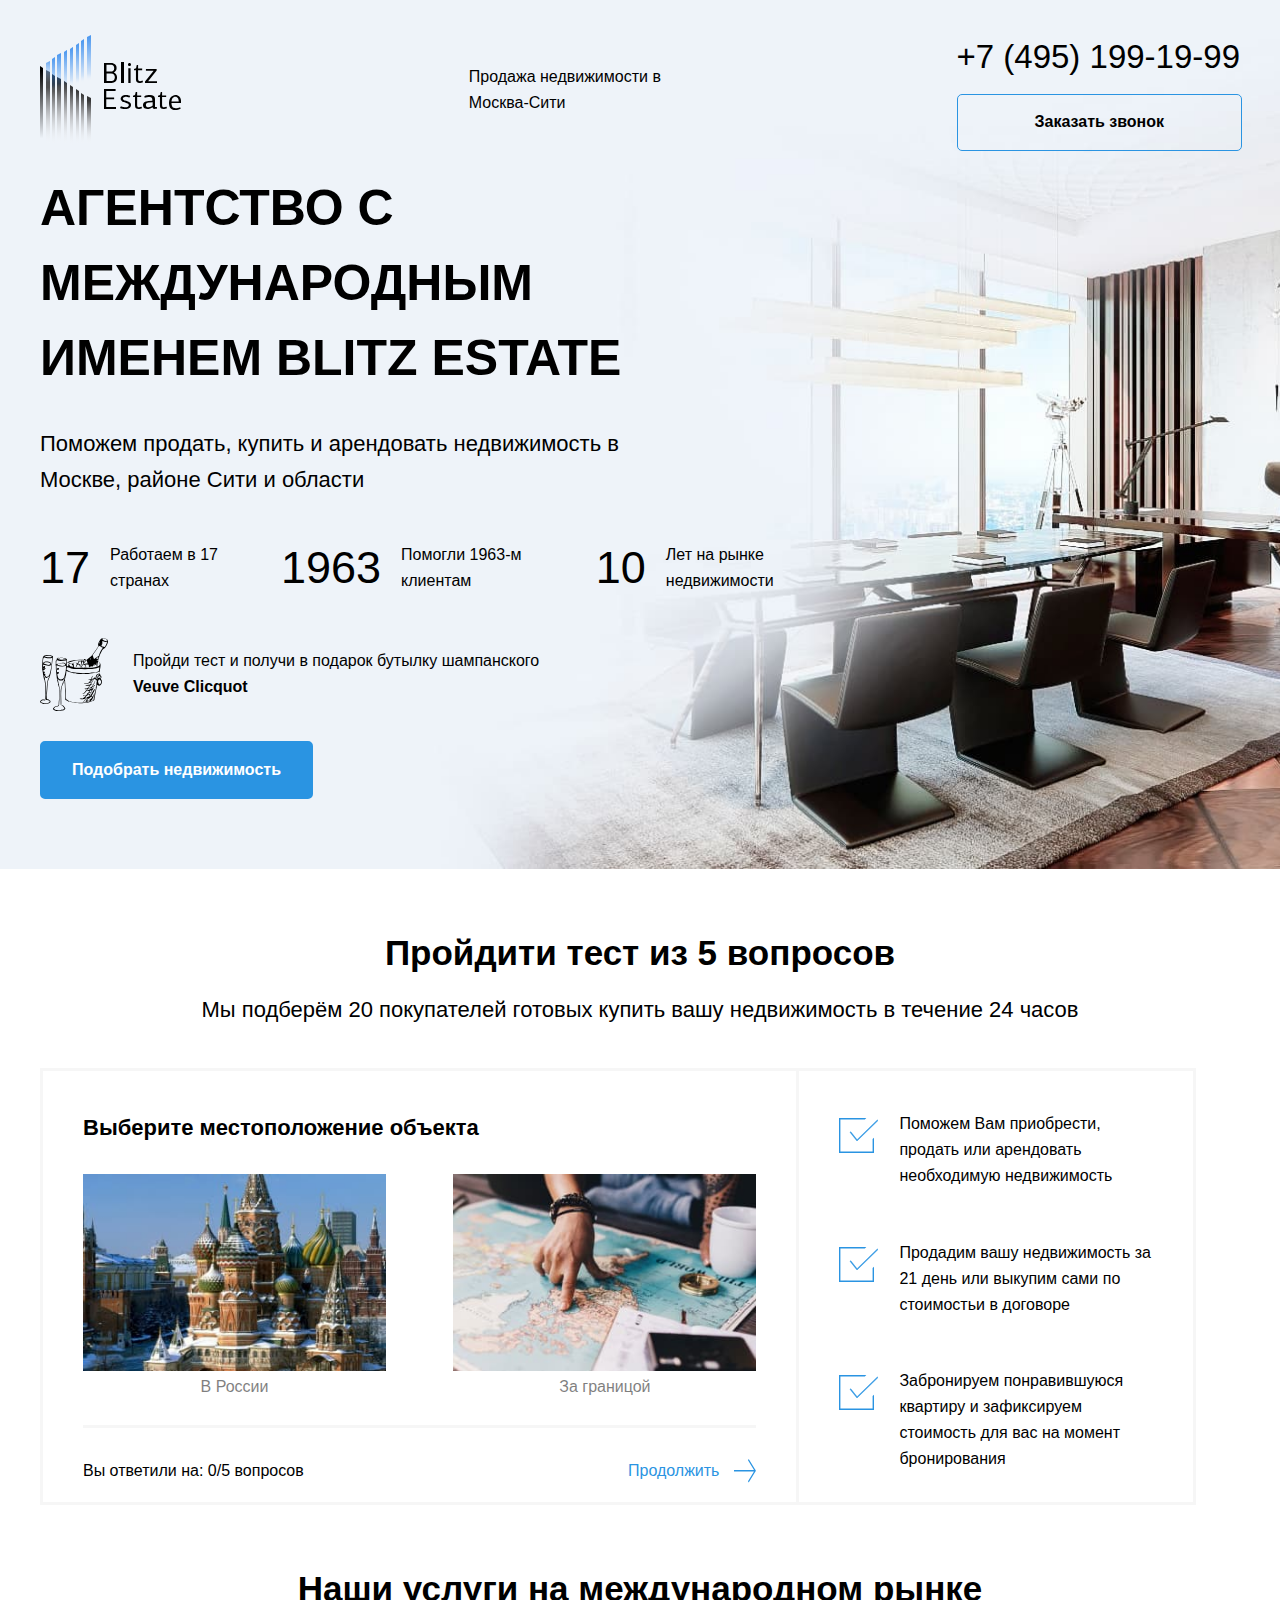
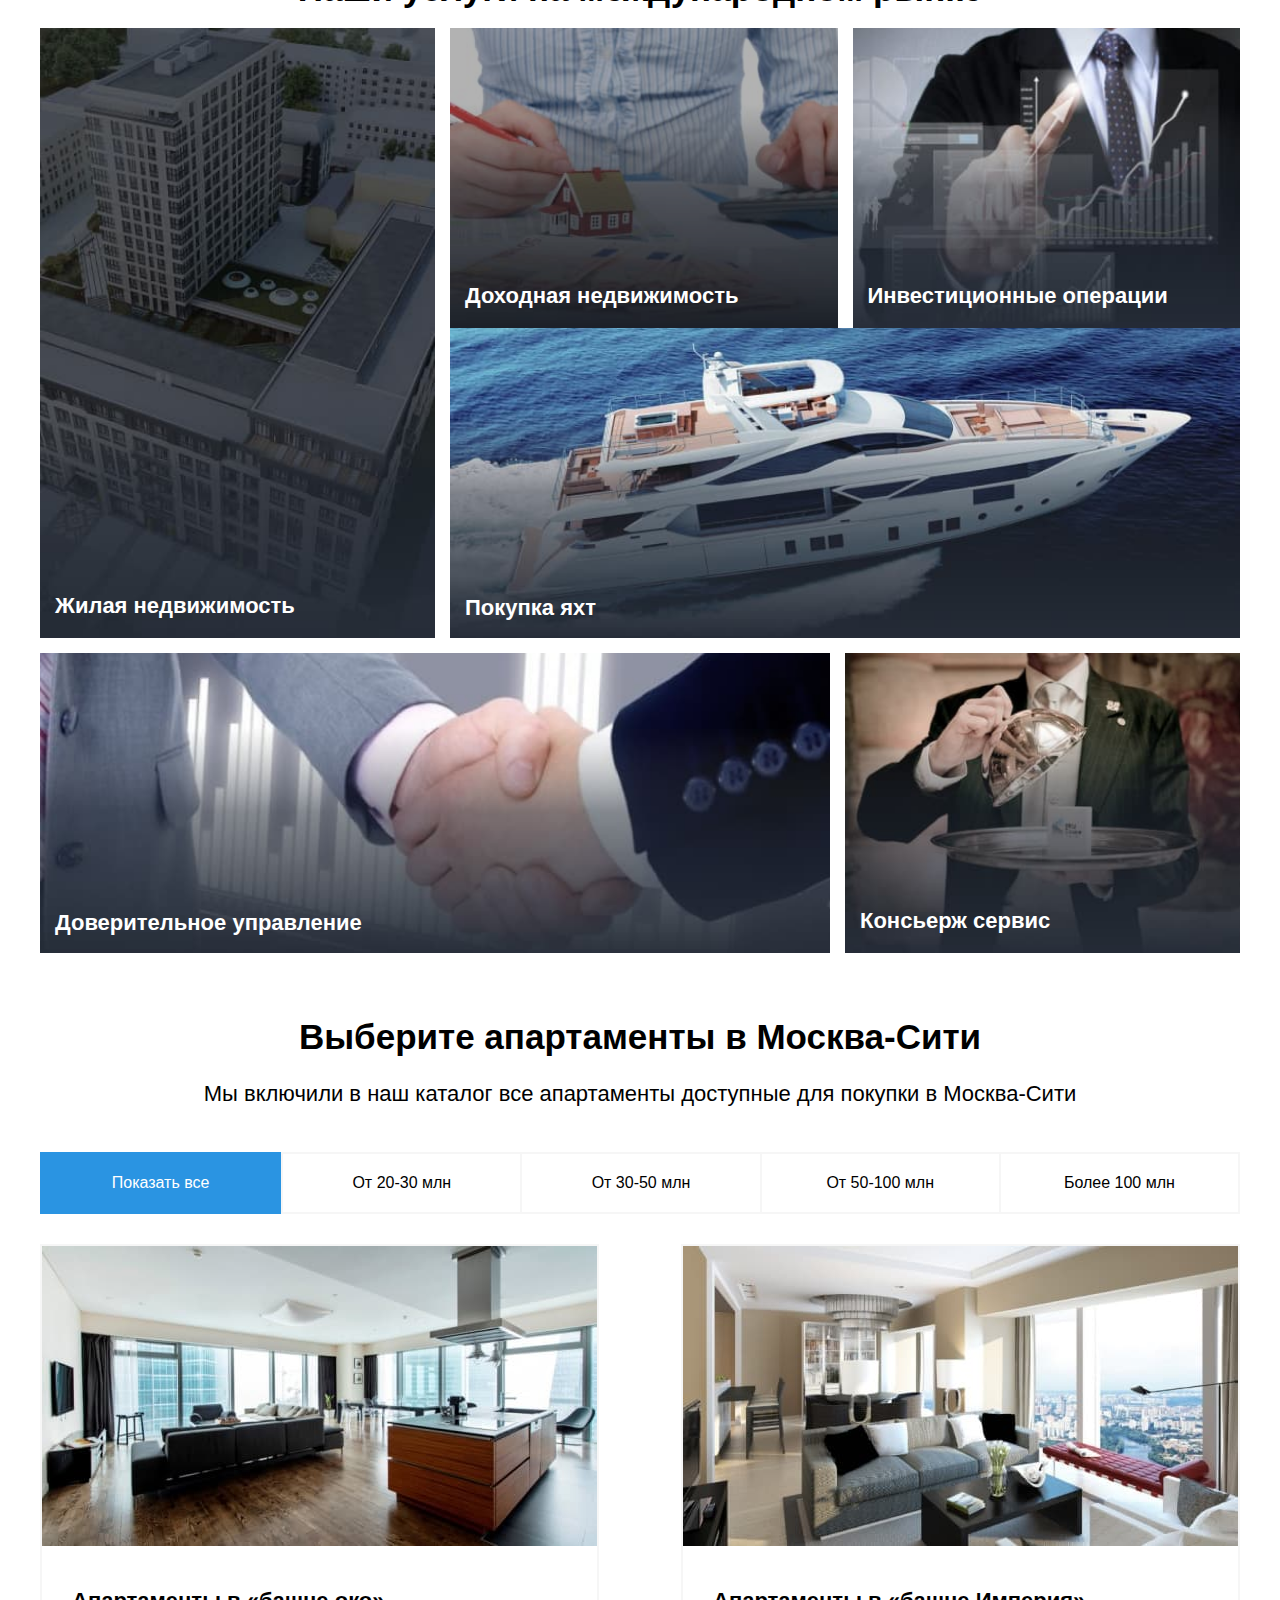
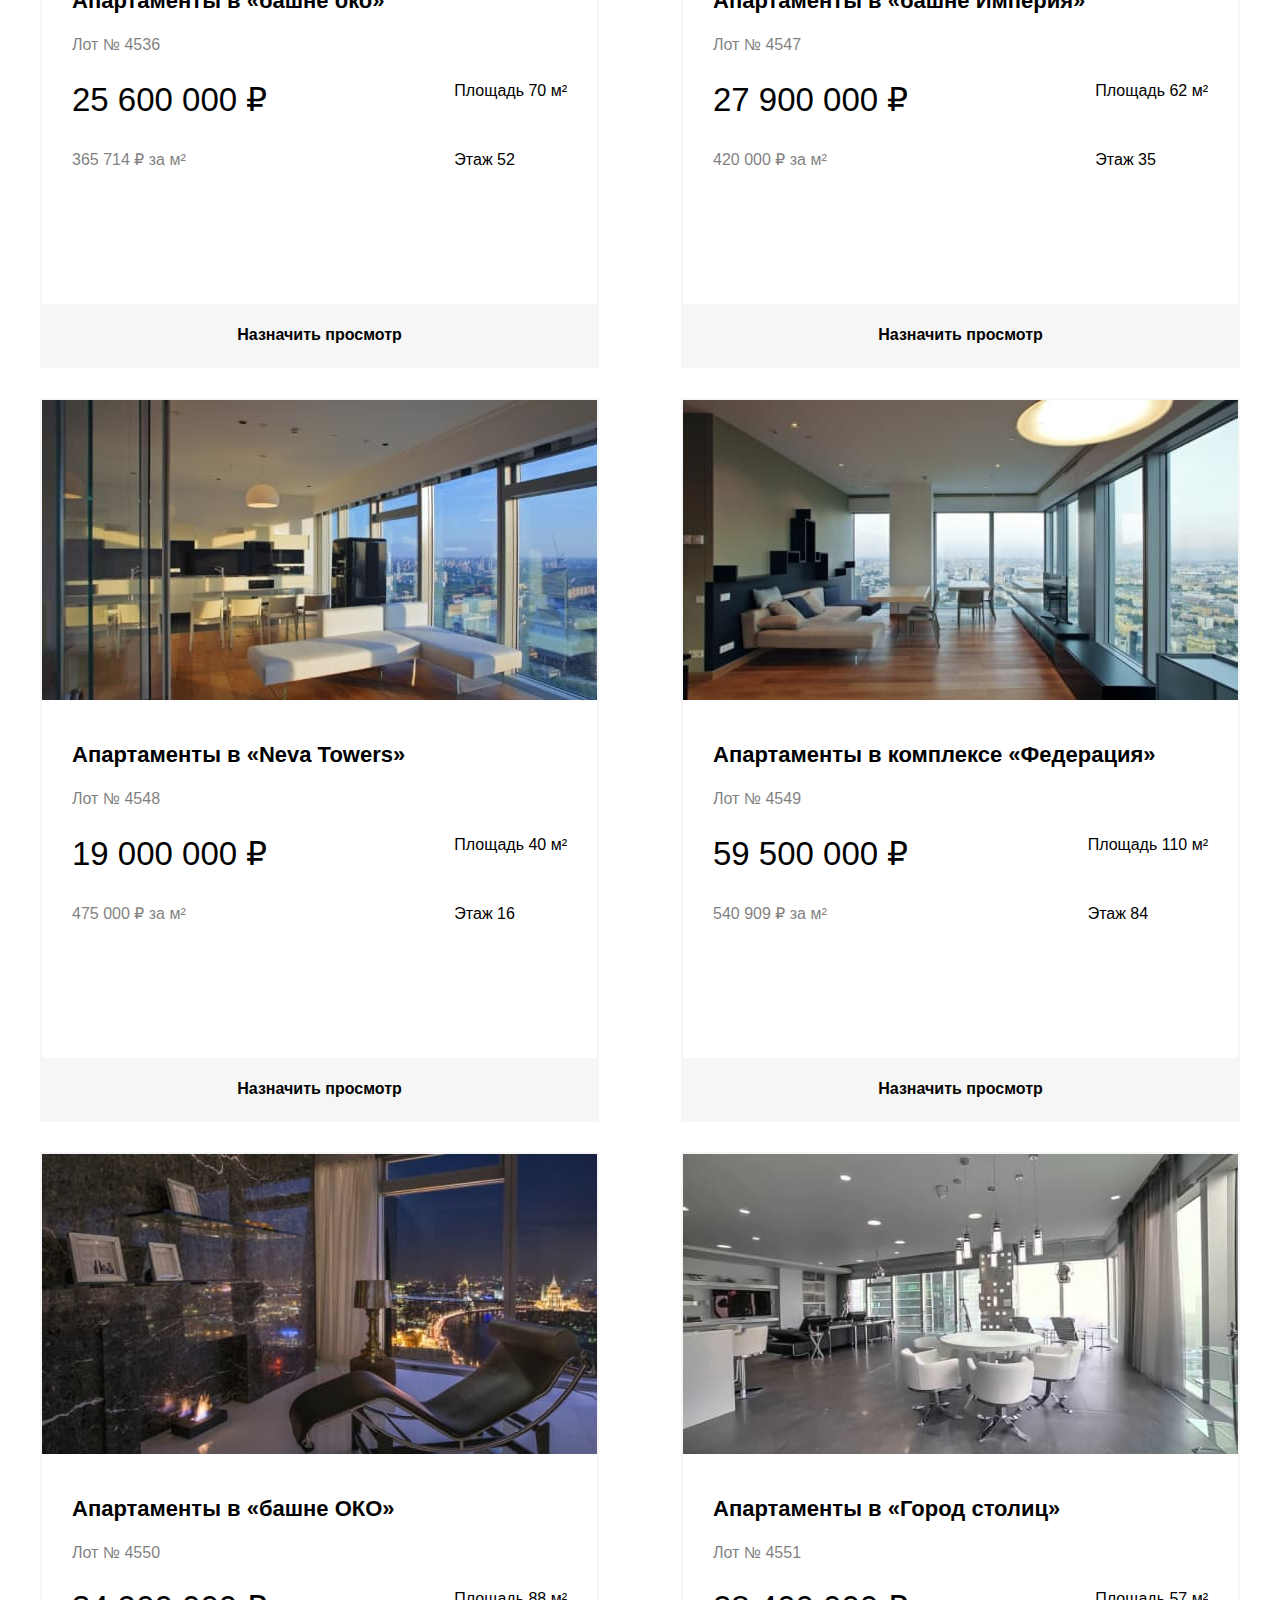
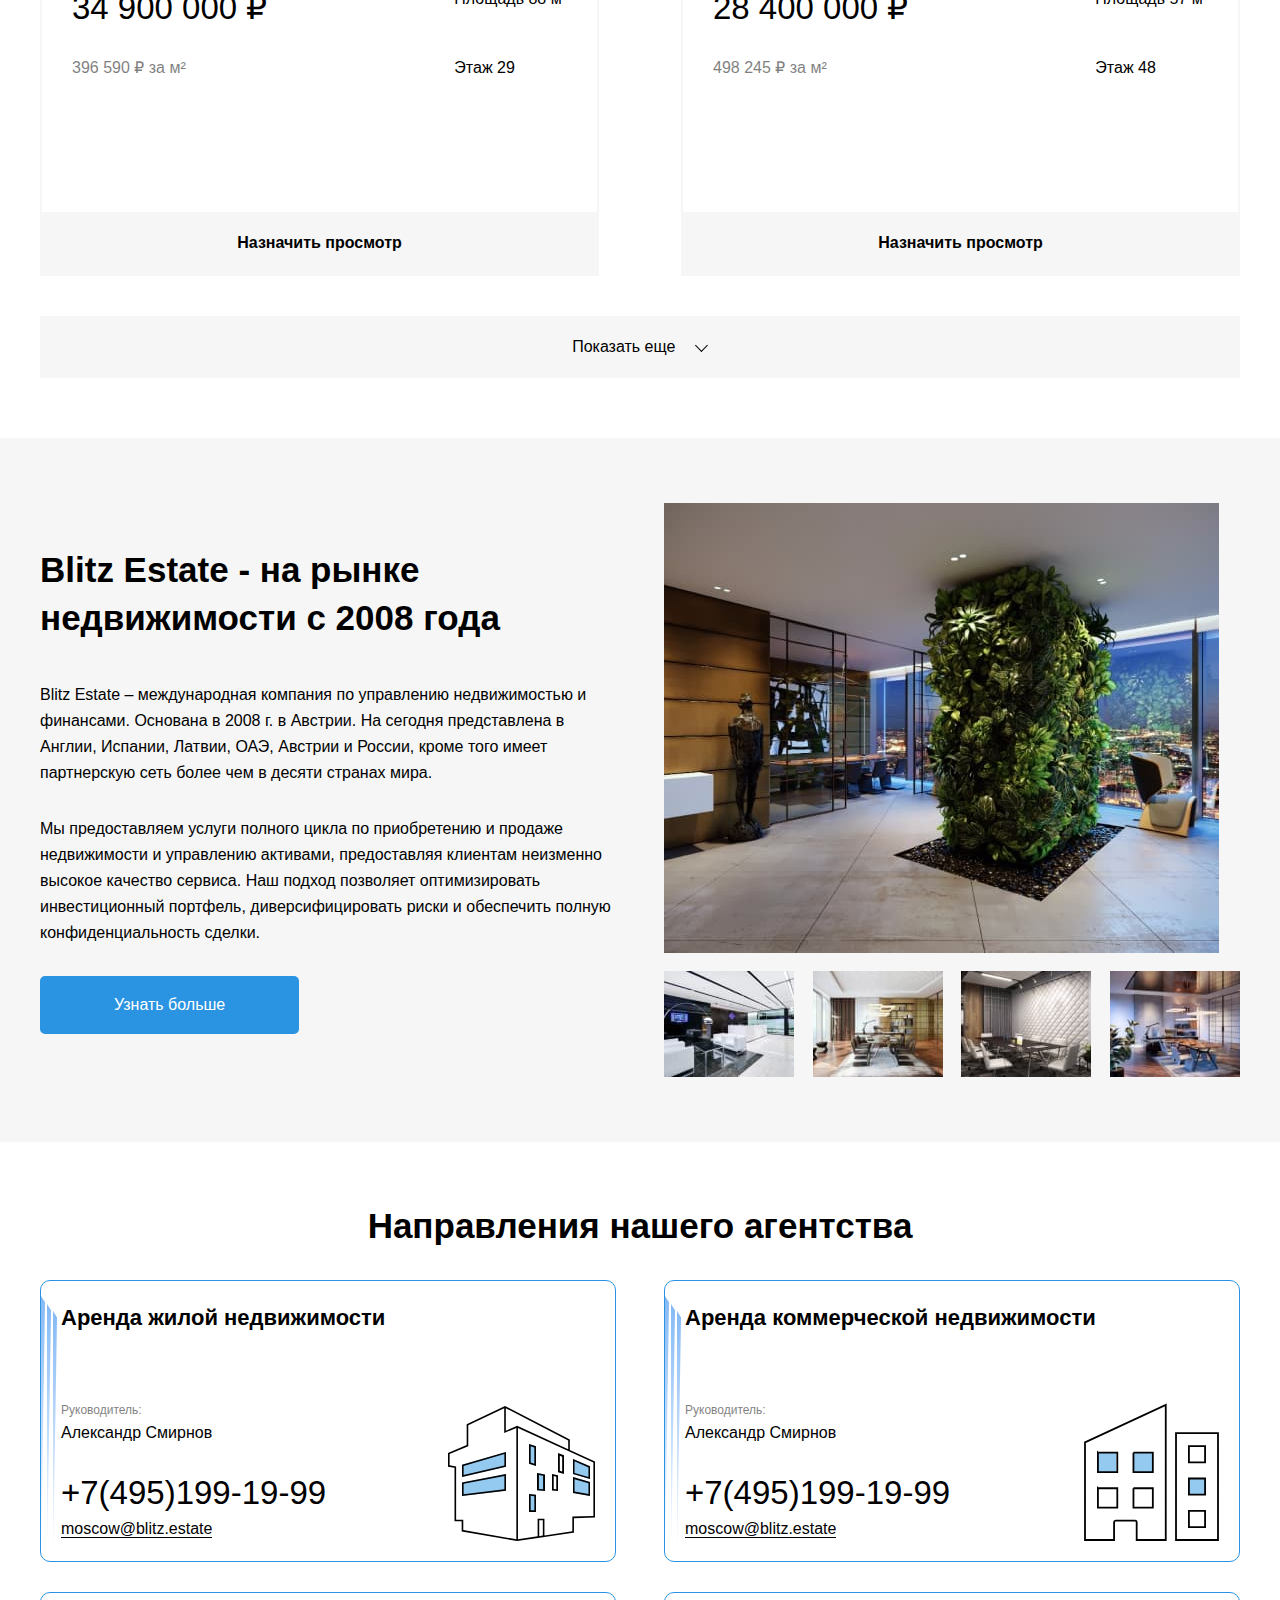
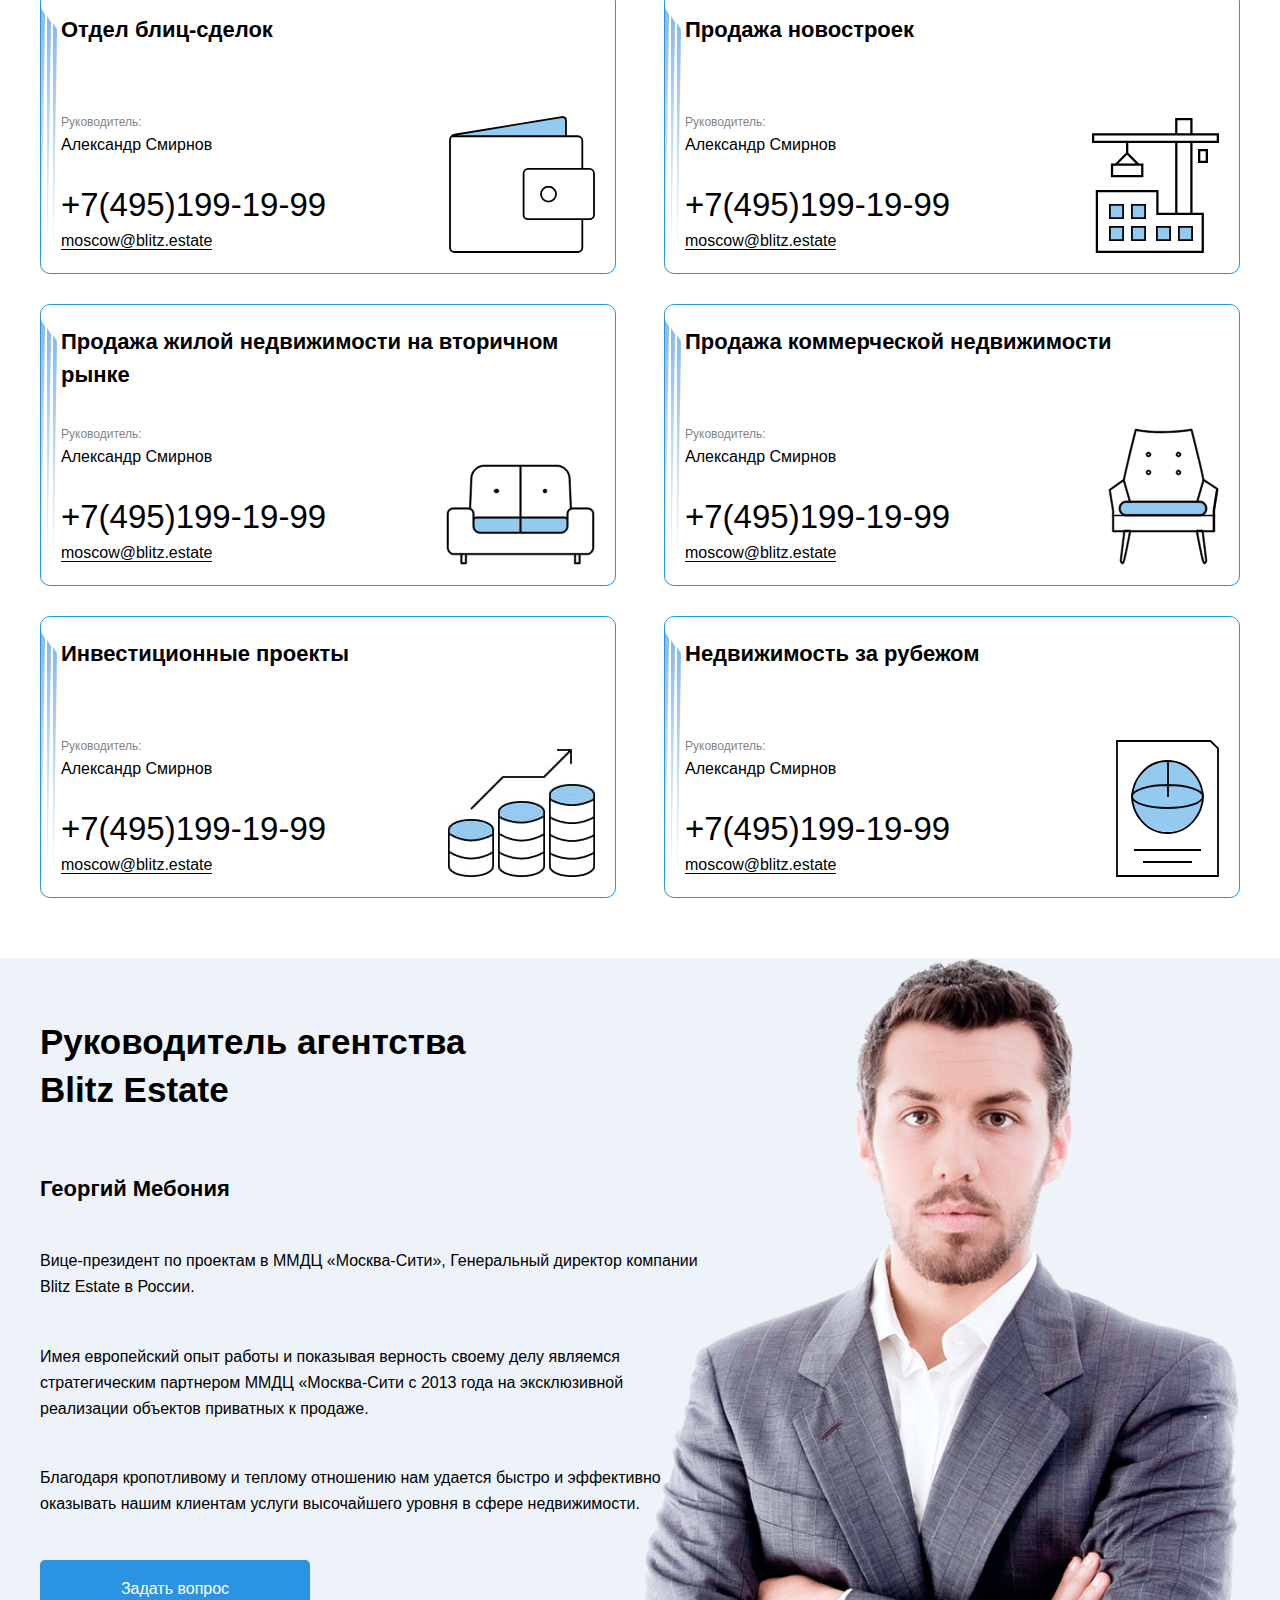
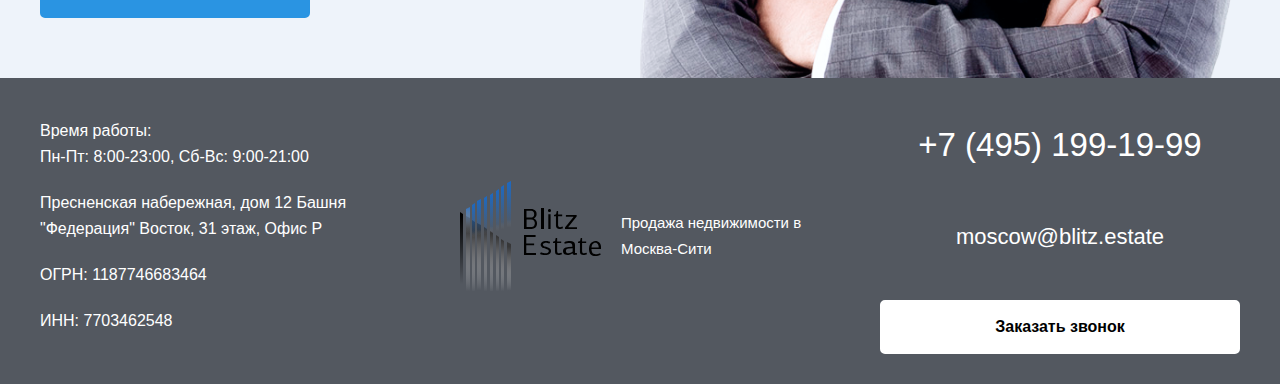
<file: index.html>
<!DOCTYPE html>
<html lang="en">
<head>
    <meta charset="UTF-8">
    <meta http-equiv="X-UA-Compatible" content="IE=edge">
    <meta name="viewport" content="width=device-width, initial-scale=1.0">
    <link rel="shortcut icon" type="image/png" href="images/favicon.png"/>
    <link href="https://cdn.jsdelivr.net/npm/bootstrap@5.1.0/dist/css/bootstrap.min.css" rel="stylesheet" integrity="sha384-KyZXEAg3QhqLMpG8r+8fhAXLRk2vvoC2f3B09zVXn8CA5QIVfZOJ3BCsw2P0p/We" crossorigin="anonymous">
    <link rel="stylesheet" href="css/style.min.css">
    <link rel="stylesheet" href="css/reset.css">
    <title>Blitz</title>
</head>
<body>
    <header class="header">
        <div class="_container">
            <div class="header__top">
                <img src="./images/header/Logo.svg" alt="" class="header__top-img">
                <p class="header__top-text text__16px">Продажа недвижимости в Москва-Сити</p>
                <div class="header__top-requestCall">
                    <a href="tel:+74951991999" class="requestCall__phone text__33px">+7 (495) 199-19-99</a>
                    <!-- <button class="requestCall__button text__16px">Заказать звонок</button> -->
                    <a href="#" class="butt text__16px requestCall__button"><div class="before"></div>Заказать звонок<div class="after"></div></a>
                </div>
            </div>
            <div class="header__infoContent">
                <h1 class="header__main-title title__heavy">Агентство с международным именем Blitz Estate</h1>
                <p class="header__text text__22px">Поможем продать, купить и арендовать недвижимость в Москве, районе Сити и области</p>
                <ul class="infoContent__stats-list">
                    <li class="infoContent__stats-item">
                        <span class="large__numbers">17</span>
                        <p class="list__item-text text__16px">Работаем в 17 странах</p>
                    </li>
                    <li class="infoContent__stats-item">
                        <span class="large__numbers">1963</span>
                        <p class="list__item-text text__16px">Помогли 1963-м клиентам</p>
                    </li>
                    <li class="infoContent__stats-item">
                        <span class="large__numbers">10</span>
                        <p class="list__item-text text__16px">Лет на рынке недвижимости</p>
                    </li>
                </ul>
                <div class="infoContent__test">
                    <img src="./images/header/icon.svg" alt="" class="infoContent__test-icon">
                    <p class="infoContent__test-text text__16px">Пройди тест и получи в подарок бутылку шампанского <b>Veuve Clicquot</b></p>
                </div>
                <button class="infoContent__button text__16px">Подобрать недвижимость</button>
            </div>
        </div>
    </header>

    <section class="test">
        <div class="_container">
            <h2 class="section__title test__title">Пройдити тест из 5 вопросов</h2>
            <p class="text__22px section__info">Мы подберём 20 покупателей готовых купить вашу недвижимость в течение 24 часов</p>
            <div class="test__container">
                <div class="test__container-left">
                    <h3 class="section__sub-title">Выберите местоположение объекта</h3>
                    <div class="test__container-wrapper">
                        <div class="wrapper__item wrapper__moscow">
                            <img src="./images/section-test/Moscow.jpg" alt="" class="wrapper__moscow-img">
                            <p class="wrapper__moscow-text text__16px">В России</p>
                        </div>
                        <div class="wrapper__item wrapper__worldMap">
                            <img src="./images/section-test/world-map.jpg" alt="" class="wrapper__world-img">
                            <p class="wrapper__world-text text__16px">За границой</p>
                        </div>
                    </div>
                    <div class="test__content-bottom">
                        <p class="test__stats text__16px">Вы ответили на: <span>0</span>/5 вопросов</p>
                        <div class="test__continue">
                            <p class="continue text__16px">Продолжить</p>
                            <img src="./images/section-test/Arrow.svg" alt="" class="continue__arrow">
                        </div>
                    </div>
                </div>
                <div class="test__container-right">
                    <div class="right__checkMark">
                        <img class="checkMark__img" src="./images/section-test/Check-mark.svg" alt="">
                        <p class="checkMark__text text__16px">Поможем Вам приобрести, продать или арендовать необходимую недвижимость</p>
                    </div>
                    <div class="right__checkMark">
                        <img class="checkMark__img" src="./images/section-test/Check-mark.svg" alt="">
                        <p class="checkMark__text text__16px">Продадим вашу недвижимость за 21 день или выкупим сами по стоимостьи в договоре</p>
                    </div>
                    <div class="right__checkMark">
                        <img class="checkMark__img" src="./images/section-test/Check-mark.svg" alt="">
                        <p class="checkMark__text text__16px">Забронируем понравившуюся квартиру и зафиксируем стоимость для вас на момент бронирования</p>
                    </div>
                </div>
            </div>
        </div>
    </section>

    <section class="servicesInternational">
        <div class="_container">
            <h2 class="section__title test__title">Наши услуги на международном рынке</h2>
            <div class="services__wrapper">
                <div class="services__top">
                    <div class="image first">
                        <img src="./images/section-servicesinternational/image_1.jpg" alt="" class="services__top-img services__top-img-1">
                        <div class="image__content">
                            <h3 class="section__sub-title">Жилая недвижимость</h3>
                            <div class="image__content-hover">
                                <p class="image__content-text text__16px">Сопровождение сделок по продаже, купли и аренде объектов недвижимости под ключ.</p>
                                <button class="button image__content-button text__16px">Узнать больше</button>
                            </div>
                        </div>
                    </div>
                    <div class="top__right">
                        <div class="right__top">
                            <div class="image">
                                <div class="image__bg"></div>
                                <img src="./images/section-servicesinternational/image_2.jpg" alt="" class="services__top-img services__top-img-2">
                                <div class="image__content">
                                    <h3 class="section__sub-title">Доходная недвижимость</h3>
                                    <div class="image__content-hover">
                                        <p class="image__content-text text__16px">Сопровождение сделок по продаже, купли и аренде объектов недвижимости под ключ.</p>
                                        <button class="button image__content-button text__16px">Узнать больше</button>
                                    </div>
                                </div>
                            </div>
                            <div class="image">
                                <img src="./images/section-servicesinternational/image_3.jpg" alt="" class="services__top-img services__top-img-3">
                                <div class="image__content">
                                    <h3 class="section__sub-title">Инвестиционные операции</h3>
                                    <div class="image__content-hover">
                                        <p class="image__content-text text__16px">Сопровождение сделок по продаже, купли и аренде объектов недвижимости под ключ.</p>
                                        <button class="button image__content-button text__16px">Узнать больше</button>
                                    </div>
                                </div>
                            </div>
                        </div>
                        <div class="image image__bottom">
                            <img src="./images/section-servicesinternational/image_4.jpg" alt="" class="services__top-img services__top-img-4">
                            <div class="image__content">
                                <h3 class="section__sub-title">Покупка яхт</h3>
                                <div class="image__content-hover">
                                    <p class="image__content-text text__16px">Сопровождение сделок по продаже, купли и аренде объектов недвижимости под ключ.</p>
                                    <button class="button image__content-button text__16px">Узнать больше</button>
                                </div>
                            </div>
                        </div>
                    </div>
                </div>
                <div class="services__bottom">
                    <div class="image">
                        <img src="./images/section-servicesinternational/image_5.jpg" alt="" class="services__top-img services__top-img-5">
                        <div class="image__content">
                            <h3 class="section__sub-title">Доверительное управление</h3>
                            <div class="image__content-hover">
                                <p class="image__content-text text__16px">Сопровождение сделок по продаже, купли и аренде объектов недвижимости под ключ.</p>
                                <button class="button image__content-button text__16px">Узнать больше</button>
                            </div>
                        </div>
                    </div>
                    <div class="image">
                        <img src="./images/section-servicesinternational/image_6.jpg" alt="" class="services__top-img services__top-img-6">
                        <div class="image__content">
                            <h3 class="section__sub-title">Консьерж сервис</h3>
                            <div class="image__content-hover">
                                <p class="image__content-text text__16px">Сопровождение сделок по продаже, купли и аренде объектов недвижимости под ключ.</p>
                                <button class="button image__content-button text__16px">Узнать больше</button>
                            </div>
                        </div>
                    </div>
                </div>
            </div>


            <div class="services__wrapper-adaptation">
                <div class="services__top">
                    <div class="image first">
                        <img src="./images/section-servicesinternational/image_1.jpg" alt="" class="services__top-img services__top-img-1">
                        <div class="image__content">
                            <h3 class="section__sub-title long">Жилая недвижимость</h3>
                            <h3 class="section__sub-title section__sub-title-adaptation">Жилая недвиж.</h3>
                            <div class="image__content-hover">
                                <p class="image__content-text text__16px">Сопровождение сделок по продаже, купли и аренде объектов недвижимости под ключ.</p>
                                <button class="button image__content-button text__16px">Больше</button>
                            </div>
                        </div>
                    </div>
                    <div class="top__right">
                        <div class="image image__bottom">
                            <img src="./images/section-servicesinternational/image_4.jpg" alt="" class="services__top-img services__top-img-4">
                            <div class="image__content">
                                <h3 class="section__sub-title">Покупка яхт</h3>
                                <div class="image__content-hover">
                                    <p class="image__content-text text__16px">Сопровождение сделок по продаже, купли и аренде объектов недвижимости под ключ.</p>
                                    <button class="button image__content-button text__16px">Больше</button>
                                </div>
                            </div>
                        </div>
                        <div class="image">
                            <img src="./images/section-servicesinternational/image_5.jpg" alt="" class="services__top-img services__top-img-5">
                            <div class="image__content">
                                <h3 class="section__sub-title up">Доверительное управление</h3>
                                <div class="image__content-hover">
                                    <p class="image__content-text text__16px">Сопровождение сделок по продаже, купли и аренде объектов недвижимости под ключ.</p>
                                    <button class="button image__content-button text__16px">Больше</button>
                                </div>
                            </div>
                        </div>
                    </div>
                </div>
                <div class="services__bottom">
                    <div class="image">
                        <div class="image__bg"></div>
                        <img src="./images/section-servicesinternational/image_2.jpg" alt="" class="services__top-img services__top-img-2">
                        <div class="image__content">
                            <h3 class="section__sub-title long">Доходная недвижимость</h3>
                            <h3 class="section__sub-title section__sub-title-adaptation">Доходная недвиж.</h3>
                            <div class="image__content-hover">
                                <p class="image__content-text text__16px">Сопровождение сделок по продаже, купли и аренде объектов недвижимости под ключ.</p>
                                <button class="button image__content-button text__16px">Больше</button>
                            </div>
                        </div>
                    </div>
                    <div class="image">
                        <img src="./images/section-servicesinternational/image_3.jpg" alt="" class="services__top-img services__top-img-3">
                        <div class="image__content">
                            <h3 class="section__sub-title long">Инвестиционные операции</h3>
                            <h3 class="section__sub-title section__sub-title-adaptation">Инвест. операции</h3>
                            <div class="image__content-hover">
                                <p class="image__content-text text__16px">Сопровождение сделок по продаже, купли и аренде объектов недвижимости под ключ.</p>
                                <button class="button image__content-button text__16px">Больше</button>
                            </div>
                        </div>
                    </div>
                    <div class="image">
                        <img src="./images/section-servicesinternational/image_6.jpg" alt="" class="services__top-img services__top-img-6">
                        <div class="image__content">
                            <h3 class="section__sub-title">Консьерж сервис</h3>
                            <div class="image__content-hover">
                                <p class="image__content-text text__16px">Сопровождение сделок по продаже, купли и аренде объектов недвижимости под ключ.</p>
                                <button class="button image__content-button text__16px">Больше</button>
                            </div>
                        </div>
                    </div>
                </div>
            </div>
        </div>
    </section>

    <section class="chooseApartmens">
        <div class="_container">
            <h2 class="section__title test__title">Выберите апартаменты в Москва-Сити</h2>
            <p class="text__22px section__info">Мы включили в наш каталог все апартаменты доступные для покупки в Москва-Сити</p>
            <div class="choose__box">
                <div class="choose__tabs-items">
                    <a href="#tab-1" class="choose__tabs-item active text__16px">Показать все</a>
                    <a href="#tab-2" class="choose__tabs-item text__16px">От 20-30 млн</a>
                    <a href="#tab-3" class="choose__tabs-item text__16px">От 30-50 млн</a>
                    <a href="#tab-4" class="choose__tabs-item text__16px">От 50-100 млн</a>
                    <a href="#tab-5" class="choose__tabs-item text__16px">Более 100 млн</a>
                </div>
                <div class="choose__tabs-items choose__tabs-items-adaptation">
                    <a href="#tab-1" class="choose__tabs-item active text__16px">все</a>
                    <a href="#tab-2" class="choose__tabs-item text__16px">20-30 млн</a>
                    <a href="#tab-3" class="choose__tabs-item text__16px">30-50 млн</a>
                    <a href="#tab-4" class="choose__tabs-item text__16px">50-100 млн</a>
                    <a href="#tab-5" class="choose__tabs-item text__16px">>100 млн</a>
                </div>
                <div class="choose__tabs-items choose__tabs-items-extraSmall">
                    <a href="#tab-1" class="choose__tabs-item active text__16px">все</a>
                    <a href="#tab-2" class="choose__tabs-item text__16px">20-30</a>
                    <a href="#tab-3" class="choose__tabs-item text__16px">30-50</a>
                    <a href="#tab-4" class="choose__tabs-item text__16px">50-100</a>
                    <a href="#tab-5" class="choose__tabs-item text__16px">>100</a>
                </div>
                <div class="choose__tabs-contentbox">
                    <div class="choose__tabs-content active text__16px" id='tab-1'>
                        <div class="choose__tabs-content-wrapper">
                            <div class="tabs__content-wrapper">
                                <div class="content__tab-item">
                                    <img src="./images/section-chooseAppartments/apps_1.jpg" alt="" class="tab__item-img">
                                    <div class="tab__item-text">
                                        <h2 class="section__sub-title item__title">Апартаменты в «башне око»</h2>
                                        <p class="text__16px item__lot">Лот № 4536</p>
                                        <div class="item__text-footer">
                                            <div class="footer__price">
                                                <p class="text__33px">25 600 000 ₽</p>
                                                <p class="text__16px price-for-area">365 714 ₽ за м²</p>
                                            </div>
                                            <div class="footer__info">
                                                <p class="text__16px">Площадь 70 м²</p>
                                                <p class="text__16px">Этаж 52</p>
                                            </div>
                                        </div>
                                    </div>
                                    <button class="tab__item-button button text__16px">Назначить просмотр</button>
                                </div>
                                <div class="content__tab-item">
                                    <img src="./images/section-chooseAppartments/apps_2.jpg" alt="" class="tab__item-img">
                                    <div class="tab__item-text">
                                        <h2 class="section__sub-title item__title">Апартаменты в «башне Империя»</h2>
                                        <p class="text__16px item__lot">Лот № 4547</p>
                                        <div class="item__text-footer">
                                            <div class="footer__price">
                                                <p class="text__33px">27 900 000 ₽</p>
                                                <p class="text__16px price-for-area">420 000 ₽ за м²</p>
                                            </div>
                                            <div class="footer__info">
                                                <p class="text__16px">Площадь 62 м²</p>
                                                <p class="text__16px">Этаж 35</p>
                                            </div>
                                        </div>
                                    </div>
                                    <button class="tab__item-button button text__16px">Назначить просмотр</button>
                                </div>
                            </div>
                            <div class="tabs__content-wrapper">
                                <div class="content__tab-item">
                                    <img src="./images/section-chooseAppartments/apps_3.jpg" alt="" class="tab__item-img">
                                    <div class="tab__item-text">
                                        <h2 class="section__sub-title item__title">Апартаменты в «Neva Towers»</h2>
                                        <p class="text__16px item__lot">Лот № 4548</p>
                                        <div class="item__text-footer">
                                            <div class="footer__price">
                                                <p class="text__33px">19 000 000 ₽</p>
                                                <p class="text__16px price-for-area">475 000 ₽ за м²</p>
                                            </div>
                                            <div class="footer__info">
                                                <p class="text__16px">Площадь 40 м²</p>
                                                <p class="text__16px">Этаж 16</p>
                                            </div>
                                        </div>
                                    </div>
                                    <button class="tab__item-button button text__16px">Назначить просмотр</button>
                                </div>
                                <div class="content__tab-item">
                                    <img src="./images/section-chooseAppartments/apps_4.jpg" alt="" class="tab__item-img">
                                    <div class="tab__item-text">
                                        <h2 class="section__sub-title item__title">Апартаменты в комплексе «Федерация»</h2>
                                        <p class="text__16px item__lot">Лот № 4549</p>
                                        <div class="item__text-footer">
                                            <div class="footer__price">
                                                <p class="text__33px">59 500 000 ₽</p>
                                                <p class="text__16px price-for-area">540 909 ₽ за м²</p>
                                            </div>
                                            <div class="footer__info">
                                                <p class="text__16px">Площадь 110 м²</p>
                                                <p class="text__16px">Этаж 84</p>
                                            </div>
                                        </div>
                                    </div>
                                    <button class="tab__item-button button text__16px">Назначить просмотр</button>
                                </div>
                            </div>
                            <div class="tabs__content-wrapper">
                                <div class="content__tab-item">
                                    <img src="./images/section-chooseAppartments/apps_5.jpg" alt="" class="tab__item-img">
                                    <div class="tab__item-text">
                                        <h2 class="section__sub-title item__title">Апартаменты в «башне ОКО»</h2>
                                        <p class="text__16px item__lot">Лот № 4550</p>
                                        <div class="item__text-footer">
                                            <div class="footer__price">
                                                <p class="text__33px">34 900 000 ₽</p>
                                                <p class="text__16px price-for-area">396 590 ₽ за м²</p>
                                            </div>
                                            <div class="footer__info">
                                                <p class="text__16px">Площадь 88 м²</p>
                                                <p class="text__16px">Этаж 29</p>
                                            </div>
                                        </div>
                                    </div>
                                    <button class="tab__item-button button text__16px">Назначить просмотр</button>
                                </div>
                                <div class="content__tab-item">
                                    <img src="./images/section-chooseAppartments/apps_6.jpg" alt="" class="tab__item-img">
                                    <div class="tab__item-text">
                                        <h2 class="section__sub-title item__title">Апартаменты в  «Город столиц»</h2>
                                        <p class="text__16px item__lot">Лот № 4551</p>
                                        <div class="item__text-footer">
                                            <div class="footer__price">
                                                <p class="text__33px">28 400 000 ₽</p>
                                                <p class="text__16px price-for-area">498 245 ₽ за м²</p>
                                            </div>
                                            <div class="footer__info">
                                                <p class="text__16px">Площадь 57 м²</p>
                                                <p class="text__16px">Этаж 48</p>
                                            </div>
                                        </div>
                                    </div>
                                    <button class="tab__item-button button text__16px">Назначить просмотр</button>
                                </div>
                            </div>
                        </div>
                        <div class="after__items">
                            <button class="choose__tab-content-button button text__16px">
                                <span class="text__16px">Показать еще</span>
                                <svg width="13" height="8" viewBox="0 0 13 8" fill="none" xmlns="http://www.w3.org/2000/svg">
                                    <path d="M12.8956 1.44781L6.44774 7.89562L5.7578 7.20567L12.2056 0.757867L12.8956 1.44781Z" fill="black"/>
                                    <path d="M0.689874 0.75786L7.13769 7.20567L6.44774 7.89562L-7.16437e-05 1.4478L0.689874 0.75786Z" fill="black"/>
                                </svg>
                                <span class="spinner-border spinner-border-bg" role="status" aria-hidden="true" id="loader"></span>
                            </button>
                        </div>
                    </div>
                </div>
                    <div class="choose__tabs-content text__16px" id='tab-2'>тестовый текст для второй вкладки</div>
                    <div class="choose__tabs-content text__16px" id='tab-3'>тестовый текст для третьей вкладки</div>
                    <div class="choose__tabs-content text__16px" id='tab-4'>тестовый текст для четвертой вкладки</div>
                    <div class="choose__tabs-content text__16px" id='tab-5'>тестовый текст для пятой вкладки</div>
                </div>
            </div>
        </div>
    </section>

    <section class="infoAboutcompany">
        <div class="_container">
            <div class="infoAboutcompany__wrapper">
                <div class="section__text-info">
                    <h2 class="text__info-header">
                        Blitz Estate - на рынке недвижимости с 2008 года
                    </h2>
                    <p class="text__info-text text__16px">
                        Blitz Estate – международная компания по управлению недвижимостью и финансами. Основана в 2008 г. в Австрии. На сегодня представлена в Англии, Испании, Латвии, ОАЭ, Австрии и России, кроме того имеет партнерскую сеть более чем в десяти странах мира.
                    </p>
                    <p class="text__info-text text__16px">
                        Мы предоставляем услуги полного цикла по приобретению и продаже недвижимости и управлению активами, предоставляя клиентам неизменно высокое качество сервиса. Наш подход позволяет оптимизировать инвестиционный портфель, диверсифицировать риски и обеспечить полную конфиденциальность сделки.
                    </p>
                    <button class="text__info-button text__16px">Узнать больше</button>
                    <button class="text__info-button text__info-button-adaptation text__16px">Больше</button>
                </div>
                <div class="section__photo-info">
                    <img src="./images/section-infoAboutcompany/1.jpg" alt="" class="photo__info-mainPhoto">
                    <div class="photo__info-footer">
                        <img src="./images/section-infoAboutcompany/2.jpg" alt="" class="photo__info-img">
                        <img src="./images/section-infoAboutcompany/3.jpg" alt="" class="photo__info-img">
                        <img src="./images/section-infoAboutcompany/4.jpg" alt="" class="photo__info-img">
                        <img src="./images/section-infoAboutcompany/5.jpg" alt="" class="photo__info-img">
                    </div>
                </div>
            </div>
        </div>
    </section>

    <section class="directions">
        <div class="_container">
            <div class="section__title" style="margin-bottom: 0;">Направления нашего агентства</div>
            <div class="directions__items-wrapper">
                <div class="items__column">
                    <div class="item__container">
                        <img src="./images/section-directions/Frame.svg" alt="" class="item__frame svg">
                        <div class="item__content">
                            <h3 class="item__header section__sub-title">Аренда жилой недвижимости</h3>
                            <div class="item__content-wrapper">
                                <div class="item__content-text">
                                    <p class="text__supervisor text__12px">Руководитель:</p>
                                    <p class="text__supervisor-info text__16px">Александр Смирнов</p>
                                    <a class="text__supervisor-phone text__33px" href="tel: +74951991999">+7(495)199-19-99</a>
                                    <a href="mailto: moscow@blitz.estate" class="text__supervisor-email text__16px">moscow@blitz.estate<hr></a>
                                </div>
                                <img src="./images/section-directions/1.svg" alt="" class="item__img">
                            </div>
                        </div>
                    </div>
                    <div class="item__container">
                        <img src="./images/section-directions/Frame.svg" alt="" class="item__frame svg">
                        <div class="item__content">
                            <h3 class="item__header section__sub-title">Отдел блиц-сделок</h3>
                            <div class="item__content-wrapper">
                                <div class="item__content-text">
                                    <p class="text__supervisor text__12px">Руководитель:</p>
                                    <p class="text__supervisor-info text__16px">Александр Смирнов</p>
                                    <a class="text__supervisor-phone text__33px" href="tel: +74951991999">+7(495)199-19-99</a>
                                    <a href="mailto: moscow@blitz.estate" class="text__supervisor-email text__16px">moscow@blitz.estate<hr></a>
                                </div>
                                <img src="./images/section-directions/3.svg" alt="" class="item__img">
                            </div>
                        </div>
                    </div>
                    <div class="item__container">
                        <img src="./images/section-directions/Frame.svg" alt="" class="item__frame svg">
                        <div class="item__content">
                            <h3 class="item__header section__sub-title">Продажа жилой недвижимости на вторичном рынке</h3>
                            <div class="item__content-wrapper">
                                <div class="item__content-text">
                                    <p class="text__supervisor text__12px">Руководитель:</p>
                                    <p class="text__supervisor-info text__16px">Александр Смирнов</p>
                                    <a class="text__supervisor-phone text__33px" href="tel: +74951991999">+7(495)199-19-99</a>
                                    <a href="mailto: moscow@blitz.estate" class="text__supervisor-email text__16px">moscow@blitz.estate<hr></a>
                                </div>
                                <img src="./images/section-directions/5.svg" alt="" class="item__img">
                            </div>
                        </div>
                    </div>
                    <div class="item__container">
                        <img src="./images/section-directions/Frame.svg" alt="" class="item__frame svg">
                        <div class="item__content">
                            <h3 class="item__header section__sub-title">Инвестиционные проекты</h3>
                            <div class="item__content-wrapper">
                                <div class="item__content-text">
                                    <p class="text__supervisor text__12px">Руководитель:</p>
                                    <p class="text__supervisor-info text__16px">Александр Смирнов</p>
                                    <a class="text__supervisor-phone text__33px" href="tel: +74951991999">+7(495)199-19-99</a>
                                    <a href="mailto: moscow@blitz.estate" class="text__supervisor-email text__16px">moscow@blitz.estate <hr></a>
                                </div>
                                <img src="./images/section-directions/7.jpg" alt="" class="item__img">
                            </div>
                        </div>
                    </div>
                </div>
                <div class="items__column">
                    <div class="item__container">
                        <img src="./images/section-directions/Frame.svg" alt="" class="item__frame svg">
                        <div class="item__content">
                            <h3 class="item__header section__sub-title">Аренда коммерческой недвижимости</h3>
                            <div class="item__content-wrapper">
                                <div class="item__content-text">
                                    <p class="text__supervisor text__12px">Руководитель:</p>
                                    <p class="text__supervisor-info text__16px">Александр Смирнов</p>
                                    <a class="text__supervisor-phone text__33px" href="tel: +74951991999">+7(495)199-19-99</a>
                                    <a href="mailto: moscow@blitz.estate" class="text__supervisor-email text__16px">moscow@blitz.estate<hr></a>
                                </div>
                                <img src="./images/section-directions/2.svg" alt="" class="item__img">
                            </div>
                        </div>
                    </div>
                    <div class="item__container">
                        <img src="./images/section-directions/Frame.svg" alt="" class="item__frame svg">
                        <div class="item__content">
                            <h3 class="item__header section__sub-title">Продажа новостроек</h3>
                            <div class="item__content-wrapper">
                                <div class="item__content-text">
                                    <p class="text__supervisor text__12px">Руководитель:</p>
                                    <p class="text__supervisor-info text__16px">Александр Смирнов</p>
                                    <a class="text__supervisor-phone text__33px" href="tel: +74951991999">+7(495)199-19-99</a>
                                    <a href="mailto: moscow@blitz.estate" class="text__supervisor-email text__16px">moscow@blitz.estate<hr></a>
                                </div>
                                <img src="./images/section-directions/4.svg" alt="" class="item__img">
                            </div>
                        </div>
                    </div>
                    <div class="item__container">
                        <img src="./images/section-directions/Frame.svg" alt="" class="item__frame svg">
                        <div class="item__content">
                            <h3 class="item__header section__sub-title">Продажа коммерческой недвижимости</h3>
                            <div class="item__content-wrapper">
                                <div class="item__content-text">
                                    <p class="text__supervisor text__12px">Руководитель:</p>
                                    <p class="text__supervisor-info text__16px">Александр Смирнов</p>
                                    <a class="text__supervisor-phone text__33px" href="tel: +74951991999">+7(495)199-19-99</a>
                                    <a href="mailto: moscow@blitz.estate" class="text__supervisor-email text__16px">moscow@blitz.estate<hr></a>
                                </div>
                                <img src="./images/section-directions/6.svg" alt="" class="item__img">
                            </div>
                        </div>
                    </div>
                    <div class="item__container">
                        <img src="./images/section-directions/Frame.svg" alt="" class="item__frame svg">
                        <div class="item__content">
                            <h3 class="item__header section__sub-title">Недвижимость за рубежом</h3>
                            <div class="item__content-wrapper">
                                <div class="item__content-text">
                                    <p class="text__supervisor text__12px">Руководитель:</p>
                                    <p class="text__supervisor-info text__16px">Александр Смирнов</p>
                                    <a class="text__supervisor-phone text__33px" href="tel: +74951991999">+7(495)199-19-99</a>
                                    <a href="mailto: moscow@blitz.estate" class="text__supervisor-email text__16px">moscow@blitz.estate <hr></a>
                                </div>
                                <img src="./images/section-directions/8.svg" alt="" class="item__img">
                            </div>
                        </div>
                    </div>
                </div>
            </div>
            <div class="section__links" style="display: none;">
                <div class="links__column">
                    <a href="#" class="column__link text__22px">Blitz Estate – международная <hr></a>
                    <a href="#" class="column__link text__22px">недвижимостью и финансами <hr></a>
                    <a href="#" class="column__link text__22px">компания по управлению <hr></a>
                </div>
                <div class="links__column">
                    <a href="#" class="column__link text__22px">Blitz Estate – международная <hr></a>
                    <a href="#" class="column__link text__22px">недвижимостью и финансами <hr></a>
                    <a href="#" class="column__link text__22px">компания по управлению <hr></a>
                </div>
                <div class="links__column">
                    <a href="#" class="column__link text__22px">Blitz Estate – международная <hr></a>
                    <a href="#" class="column__link text__22px">недвижимостью и финансами <hr></a>
                    <a href="#" class="column__link text__22px">компания по управлению <hr></a>
                </div>
            </div>
        </div>
    </section>

    <section class="section__supervisor">
        <div class="_container">
            <div class="section__supervisor-wrapper">
                <div class="supervisior__content">
                    <h2 class="supervisior__content-title section__title">Руководитель агентства Blitz Estate</h2>
                    <h3 class="supervisior__content-name section__sub-title">Георгий Мебония</h3>
                    <p class="supervisior__content-text text__16px">Вице-президент по проектам в ММДЦ «Москва-Сити», Генеральный директор компании Blitz Estate в России.</p>
                    <p class="supervisior__content-text text__16px">Имея европейский опыт работы и показывая верность своему делу являемся стратегическим партнером ММДЦ «Москва-Сити с 2013 года на эксклюзивной реализации объектов приватных к продаже.</p>
                    <p class="supervisior__content-text text__16px">Благодаря кропотливому и теплому отношению нам удается быстро и эффективно оказывать нашим клиентам услуги высочайшего уровня в сфере недвижимости.</p>
                    <button class="supervisior__content-button text__16px">Задать вопрос</button>
                </div>
                <img src="./images/section-supervisor/Depositphotos_1351815_original.svg" alt="" class="supervisior__portret">
            </div>
        </div>
    </section>

    <footer class="footer">
        <div class="_container">
            <div class="footer__wrapper">
                <div class="footer__text-info">
                    <p class="text__info-paragraph text__16px">Время работы: <br> Пн-Пт: 8:00-23:00, Сб-Вс: 9:00-21:00</p>
                    <p class="text__info-paragraph text__16px">Пресненская набережная, дом 12 Башня <br> "Федерация"  Восток, 31 этаж, Офис Р</p>
                    <p class="text__info-paragraph text__16px">ОГРН: 1187746683464</p>
                    <p class="text__info-paragraph text__16px">ИНН: 7703462548</p>
                </div>
                <div class="footer__logo">
                    <img src="./images/header/Logo.svg" alt="" class="footer__logo-img">
                    <p class="footer__logo-info text__16px">Продажа недвижимости в Москва-Сити</p>
                </div>
                <div class="footer__requestCall">
                    <a href="tel: +74951991999" class="footer__requestCall-phone text__33px">+7 (495) 199-19-99</a>
                    <a href="mailto: moscow@blitz.estate" class="footer__requestCall-email text__22px">moscow@blitz.estate <hr></a>
                    <button class="footer__requestCall-button text__16px">Заказать звонок</button>
                </div>
            </div>
        </div>
    </footer>

    <script src="js/main.min.js"></script>
    <script src="https://cdn.jsdelivr.net/npm/bootstrap@5.1.0/dist/js/bootstrap.bundle.min.js" integrity="sha384-U1DAWAznBHeqEIlVSCgzq+c9gqGAJn5c/t99JyeKa9xxaYpSvHU5awsuZVVFIhvj" crossorigin="anonymous"></script>
    <script src="https://cdn.jsdelivr.net/npm/@popperjs/core@2.9.3/dist/umd/popper.min.js" integrity="sha384-eMNCOe7tC1doHpGoWe/6oMVemdAVTMs2xqW4mwXrXsW0L84Iytr2wi5v2QjrP/xp" crossorigin="anonymous"></script>
    <script src="https://cdn.jsdelivr.net/npm/bootstrap@5.1.0/dist/js/bootstrap.min.js" integrity="sha384-cn7l7gDp0eyniUwwAZgrzD06kc/tftFf19TOAs2zVinnD/C7E91j9yyk5//jjpt/" crossorigin="anonymous"></script>
</body>
</html>
</file>
<file: css/style.min.css>
@import url("http://fonts.cdnfonts.com/css/geometria");body{font-family:"Geometria", sans-serif}button{cursor:pointer}._container{max-width:1200px;padding:0px 25px;margin:0 auto}@media (max-width: 768px){._container{width:100%;padding:0px 20px}}@media (max-width: 580px){._container{padding:0px 15px}}@media (max-width: 440px){._container{padding:0px 10px}}@media (max-width: 375px){._container{padding:0px 5px}}.header,.test,.servicesInternational,.chooseApartmens,.infoAboutcompany,.directions{margin-bottom:60px}@media (max-width: 768px){.header,.test,.servicesInternational,.chooseApartmens,.infoAboutcompany,.directions{margin-bottom:50px}}@media (max-width: 580px){.header,.test,.servicesInternational,.chooseApartmens,.infoAboutcompany,.directions{margin-bottom:40px}}@media (max-width: 440px){.header,.test,.servicesInternational,.chooseApartmens,.infoAboutcompany,.directions{margin-bottom:30px}}@media (max-width: 375px){.header,.test,.servicesInternational,.chooseApartmens,.infoAboutcompany,.directions{margin-bottom:15px}}.title__heavy{font-size:50px;line-height:75px;text-transform:uppercase;font-weight:900}.section__title{text-align:center;font-size:35px;line-height:48px;font-weight:900;margin-bottom:15px}@media (max-width: 768px){.section__title{font-size:25px;line-height:33px;margin-bottom:10px}}@media (max-width: 580px){.section__title{font-size:20px;line-height:28px}}.section__sub-title{font-size:22px;line-height:33px;font-weight:900}@media (max-width: 440px){.section__sub-title{font-size:20px;line-height:30px}}@media (max-width: 375px){.section__sub-title{font-size:16px;line-height:23px}}.text__33px{font-size:33px;line-height:54px}@media (max-width: 580px){.text__33px{font-size:25px;line-height:33px}}@media (max-width: 400px){.text__33px{font-size:20px;line-height:28px}}@media (max-width: 375px){.text__33px{font-size:14px !important;line-height:23px !important}}.text__22px{font-size:22px;line-height:36px}.text__22px.section__info{text-align:center}@media (max-width: 768px){.text__22px{font-size:18px;line-height:24px}}@media (max-width: 375px){.text__22px{font-size:14px !important;line-height:24px !important}}.text__16px{font-size:16px;line-height:26px}.text__13px{font-size:13px;line-height:21px}.text__12px{font-size:12px;line-height:20px;opacity:0.5}.header{max-height:1400px;background:url("../images/header/header-bg.jpg") center no-repeat;background-size:cover;padding:30px 0px 70px 0px;color:#000}.header .header__top{display:-webkit-box;display:-ms-flexbox;display:flex;-webkit-box-pack:justify;-ms-flex-pack:justify;justify-content:space-between;-webkit-box-align:center;-ms-flex-align:center;align-items:center}.header .header__top .header__top-text{width:200px}.header .header__top .header__top-requestCall .requestCall__button{display:block;width:100%;text-align:center;padding:14.3px 0px;border:1px solid #2a94e2;border-radius:5px;font-weight:700;margin-top:10px;position:relative;z-index:1;overflow:hidden;-webkit-transition:color .9s ease;-o-transition:color .9s ease;transition:color .9s ease}.header .header__top .header__top-requestCall .requestCall__button .before,.header .header__top .header__top-requestCall .requestCall__button .after{position:absolute;width:100%;height:100%;background-color:#218294;top:0;left:-100%;-webkit-transition:all .7s ease;-o-transition:all .7s ease;transition:all .7s ease;z-index:-1;opacity:0.3}.header .header__top .header__top-requestCall .requestCall__button:hover{color:#fff}.header .header__top .header__top-requestCall .requestCall__button:hover .before,.header .header__top .header__top-requestCall .requestCall__button:hover .after{left:0}.header .header__top .header__top-requestCall .requestCall__button:hover .after{opacity:1;-webkit-transition-delay:.3s;-o-transition-delay:.3s;transition-delay:.3s}.header .header__top .header__top-requestCall .requestCall__button .pulse{background-color:aqua;border-radius:50%;-webkit-animation:pulse 1.7s ease-out;animation:pulse 1.7s ease-out;-webkit-transform:scale(0);-ms-transform:scale(0);transform:scale(0);position:absolute}@-webkit-keyframes pulse{to{-webkit-transform:scale(4);transform:scale(4);background-color:#fff;opacity:0}}@keyframes pulse{to{-webkit-transform:scale(4);transform:scale(4);background-color:#fff;opacity:0}}.header .header__infoContent{max-width:586px;margin-top:20px}.header .header__infoContent .header__text{margin:30px 0px}.header .header__infoContent .infoContent__stats-list{display:-webkit-box;display:-ms-flexbox;display:flex;-webkit-box-pack:justify;-ms-flex-pack:justify;justify-content:space-between;margin-right:-250px}.header .header__infoContent .infoContent__stats-list .infoContent__stats-item{display:-webkit-box;display:-ms-flexbox;display:flex;-webkit-box-align:center;-ms-flex-align:center;align-items:center}.header .header__infoContent .infoContent__stats-list .infoContent__stats-item span{font-size:45px;line-height:80px;margin-right:20px}.header .header__infoContent .infoContent__test{display:-webkit-box;display:-ms-flexbox;display:flex;-webkit-box-align:center;-ms-flex-align:center;align-items:center;margin:30px 60px 0px 0px}.header .header__infoContent .infoContent__test img{margin-right:25px}.header .header__infoContent .infoContent__button{background:#2a94e2;border:2px solid #2a94e2;-webkit-box-sizing:border-box;box-sizing:border-box;border-radius:5px;margin-top:30px;color:#fff;font-weight:700;padding:14.3px 30px}@media (max-width: 950px){.header .header__top .header__top-text{display:none}.header .header__infoContent .infoContent__stats-list{-webkit-box-orient:vertical;-webkit-box-direction:normal;-ms-flex-direction:column;flex-direction:column;max-width:100%}}@media (max-width: 768px){.header .header__infoContent .header__main-title{font-size:35px;line-height:50px}.header .header__infoContent .header__text{margin:20px 0px}.header .header__infoContent .infoContent__stats-list .infoContent__stats-item .large__numbers{font-size:35px;line-height:55px}.header .header__infoContent .infoContent__test{margin-top:20px}}@media (max-width: 580px){.header{padding-bottom:50px !important}.header .infoContent__button{padding:12px 20px !important}}@media (max-width: 440px){.header{padding-bottom:30px !important}.header .infoContent__button{padding:10px 15px !important}}@media (max-width: 375px){.header .requestCall__button{padding:8px 5px !important}.header .header__main-title{font-size:20px !important;line-height:28px !important}.header .header__text{margin:15px 0px !important}.header .infoContent__button{padding:8px 12px !important}}.test .test__container{margin-top:40px;border:3px solid #F6F6F6;display:-webkit-box;display:-ms-flexbox;display:flex;max-width:1150px}.test .test__container .test__container-left{max-width:778px;-ms-flex-preferred-size:68.3%;flex-basis:68.3%;width:100% !important;padding:40px 40px 18px 40px}.test .test__container .test__container-left .test__container-wrapper{display:-webkit-box;display:-ms-flexbox;display:flex;-webkit-box-pack:justify;-ms-flex-pack:justify;justify-content:space-between;margin-top:30px}.test .test__container .test__container-left .test__container-wrapper .wrapper__item{max-width:334px;width:45%}.test .test__container .test__container-left .test__container-wrapper .wrapper__item .text__16px{text-align:center;opacity:.5}.test .test__container .test__container-left .test__container-wrapper .wrapper__item img{width:100%;-o-object-fit:cover;object-fit:cover}.test .test__container .test__container-left .test__content-bottom{width:100%;display:-webkit-box;display:-ms-flexbox;display:flex;-webkit-box-pack:justify;-ms-flex-pack:justify;justify-content:space-between;margin-top:25px;border-top:3px solid #F6F6F6;padding-top:30px;-webkit-box-align:center;-ms-flex-align:center;align-items:center}.test .test__container .test__container-left .test__content-bottom .test__continue{color:#2a94e2;display:-webkit-box;display:-ms-flexbox;display:flex;cursor:pointer;margin-left:10px}.test .test__container .test__container-left .test__content-bottom .test__continue .continue{margin-right:15px}.test .test__container .test__container-right{max-width:362px;-ms-flex-preferred-size:31.8%;flex-basis:31.8%;width:100% !important;display:-webkit-box;display:-ms-flexbox;display:flex;-webkit-box-orient:vertical;-webkit-box-direction:normal;-ms-flex-direction:column;flex-direction:column;-webkit-box-pack:justify;-ms-flex-pack:justify;justify-content:space-between;padding:40px 40px 30px 40px;border-left:3px solid #F6F6F6}.test .test__container .test__container-right .right__checkMark{display:-webkit-box;display:-ms-flexbox;display:flex;-webkit-box-align:start;-ms-flex-align:start;align-items:flex-start}.test .test__container .test__container-right .right__checkMark .checkMark__img{margin:7px 20px 0px 0px}@media (max-width: 1100px){.test .test__container-left{-ms-flex-preferred-size:60% !important;flex-basis:60% !important}.test .test__container-right{-ms-flex-preferred-size:38% !important;flex-basis:38% !important}}@media (max-width: 980px){.test .test__container{margin-top:30px}.test .test__container-left{padding:30px 30px 15px 30px !important}.test .test__container-left .test__content-bottom{padding-top:40px}.test .test__container-right{padding:30px 30px 20px 30px !important}}@media (max-width: 920px){.test .test__container{margin-top:20px}.test .test__container-left{-ms-flex-preferred-size:55% !important;flex-basis:55% !important}.test .test__container-right{-ms-flex-preferred-size:43% !important;flex-basis:43% !important}}@media (max-width: 820px){.test .test__container{margin-top:15px}.test .test__container-left{padding:15px 15px 6px 15px !important}.test .test__container-left .test__content-bottom{padding-top:20px}.test .test__container-right{padding:15px 15px 10px 15px !important}}@media (max-width: 768px){.test .test__container-left{-ms-flex-preferred-size:100% !important;flex-basis:100% !important}.test .test__container-right{display:none !important}}.servicesInternational .image{position:relative;cursor:pointer;overflow:hidden}.servicesInternational .image:hover .image__content{-webkit-transform:translate(0px, 0px);-ms-transform:translate(0px, 0px);transform:translate(0px, 0px)}.servicesInternational .image .image__bg{background-color:rgba(0,0,0,0.3);position:absolute;width:100%;height:100%}.servicesInternational .image__content{color:#fff;position:absolute;bottom:30px;left:15px;width:calc(100% - 30px);padding-right:15px;-webkit-transform:translate(0px, 90%);-ms-transform:translate(0px, 90%);transform:translate(0px, 90%);-webkit-transition:-webkit-transform .5s ease;transition:-webkit-transform .5s ease;-o-transition:transform .5s ease;transition:transform .5s ease;transition:transform .5s ease, -webkit-transform .5s ease}.servicesInternational .image__content .image__content-hover{z-index:-1px}.servicesInternational .image__content .image__content-hover .image__content-text{margin:30px 0}.servicesInternational .image__content .image__content-hover .image__content-button{width:100%;background:#2a94e2;border:2px solid #2a94e2;-webkit-box-sizing:border-box;box-sizing:border-box;border-radius:5px;padding:15px 0;color:#fff;font-weight:700;margin-bottom:-10px}.servicesInternational .section__sub-title-adaptation{display:none}.servicesInternational img{width:100% !important;height:100% !important;-o-object-fit:cover;object-fit:cover}.servicesInternational .services__wrapper-adaptation{display:none}.servicesInternational .services__top{display:-ms-grid;display:grid;-ms-grid-columns:1fr 2fr;grid-template-columns:1fr 2fr;grid-column-gap:15px;grid-auto-rows:610px}.servicesInternational .services__top .top__right{display:-ms-grid;display:grid;-ms-grid-columns:2fr;grid-template-columns:2fr}.servicesInternational .services__top .top__right .right__top{display:-ms-grid;display:grid;-ms-grid-columns:1fr 1fr;grid-template-columns:1fr 1fr;grid-gap:15px;grid-auto-rows:300px}.servicesInternational .services__bottom{margin-top:15px;display:-ms-grid;display:grid;-ms-grid-columns:2fr 1fr;grid-template-columns:2fr 1fr;grid-gap:15px;grid-auto-rows:300px}@media (max-width: 1160px){.servicesInternational .image__content{bottom:45px}}@media (max-width: 1060px){.servicesInternational .image__content{bottom:25px}.servicesInternational .image__content .section__sub-title{font-size:18px;line-height:23px}.servicesInternational .image__content .image__content-text{margin:20px 0px 15px 0px !important}}@media (max-width: 800px){.servicesInternational .image__content .image__content-button{padding:5px 0px !important}}@media (max-width: 768px){.servicesInternational .services__wrapper{display:none}.servicesInternational .services__wrapper-adaptation{display:block}.servicesInternational .services__wrapper-adaptation .services__top{-ms-grid-columns:1fr 2fr;grid-template-columns:1fr 2fr}.servicesInternational .services__wrapper-adaptation .services__top .top__right{grid-row-gap:15px}.servicesInternational .services__wrapper-adaptation .services__bottom{-ms-grid-columns:1fr 1fr 1fr;grid-template-columns:1fr 1fr 1fr}}@media (max-width: 640px){.servicesInternational .image__content .section__sub-title{font-size:16px;line-height:19px;font-weight:700}.servicesInternational .image__content .image__content-text{margin:20px 0px !important;font-size:12px;line-height:16px}}@media (max-width: 580px){.servicesInternational .services__top{grid-auto-rows:300px}.servicesInternational .services__bottom{grid-auto-rows:200px}.servicesInternational .image__content{bottom:18px}.servicesInternational .image__content .section__sub-title{font-size:12px;line-height:15px}.servicesInternational .image__content .image__content-text{margin:10px 0px !important;font-size:8px;line-height:12px}.servicesInternational .image__content .image__content-button{padding:3px 0px !important;font-size:10px;line-height:15px;font-weight:400 !important}}@media (max-width: 420px){.servicesInternational .image__content .section__sub-title{font-weight:400}.servicesInternational .image__content .long{display:none}.servicesInternational .image__content .section__sub-title-adaptation{display:inline}}@media (max-width: 375px){.servicesInternational .services__bottom{grid-auto-rows:190px}}@media (max-width: 344px){.servicesInternational .image__content .section__sub-title.up{margin-top:-10px}}.chooseApartmens .choose__box .choose__tabs-items{display:-webkit-box;display:-ms-flexbox;display:flex;-webkit-box-pack:justify;-ms-flex-pack:justify;justify-content:space-between;width:100%;margin:40px 0px 0px 0px}.chooseApartmens .choose__box .choose__tabs-items .choose__tabs-item{border:2px solid #F6F6F6;width:100%;padding:16px 0px;text-align:center;-webkit-transition:all .5s ease;-o-transition:all .5s ease;transition:all .5s ease;border-right:none}.chooseApartmens .choose__box .choose__tabs-items .choose__tabs-item:hover{background-color:#F6F6F6}.chooseApartmens .choose__box .choose__tabs-items .choose__tabs-item.active{background-color:#2a94e2;border:2px solid #2a94e2;color:#fff}.chooseApartmens .choose__box .choose__tabs-items .choose__tabs-item:last-child{border-right:2px solid #F6F6F6}.chooseApartmens .choose__box .choose__tabs-items-adaptation,.chooseApartmens .choose__box .choose__tabs-items-extraSmall{display:none}.chooseApartmens .choose__box .choose__tabs-contentbox .choose__tabs-content{display:none}.chooseApartmens .choose__box .choose__tabs-contentbox .choose__tabs-content.active{display:block}.chooseApartmens .choose__box .choose__tabs-contentbox .choose__tabs-content .choose__tabs-content-wrapper .tabs__content-wrapper{display:-webkit-box;display:-ms-flexbox;display:flex;-webkit-box-pack:justify;-ms-flex-pack:justify;justify-content:space-between}.chooseApartmens .choose__box .choose__tabs-contentbox .choose__tabs-content .choose__tabs-content-wrapper .tabs__content-wrapper .content__tab-item{margin-top:30px;border:solid 2px #F6F6F6;-webkit-transition:all .5s ease;-o-transition:all .5s ease;transition:all .5s ease;max-width:555px;-ms-flex-preferred-size:48%;flex-basis:48%}.chooseApartmens .choose__box .choose__tabs-contentbox .choose__tabs-content .choose__tabs-content-wrapper .tabs__content-wrapper .content__tab-item .tab__item-img{width:100%}.chooseApartmens .choose__box .choose__tabs-contentbox .choose__tabs-content .choose__tabs-content-wrapper .tabs__content-wrapper .content__tab-item .tab__item-text{padding:30px 30px 15px;min-height:290px}.chooseApartmens .choose__box .choose__tabs-contentbox .choose__tabs-content .choose__tabs-content-wrapper .tabs__content-wrapper .content__tab-item .tab__item-text .item__title{margin-bottom:15px}.chooseApartmens .choose__box .choose__tabs-contentbox .choose__tabs-content .choose__tabs-content-wrapper .tabs__content-wrapper .content__tab-item .tab__item-text .item__lot,.chooseApartmens .choose__box .choose__tabs-contentbox .choose__tabs-content .choose__tabs-content-wrapper .tabs__content-wrapper .content__tab-item .tab__item-text .price-for-area{opacity:.5}.chooseApartmens .choose__box .choose__tabs-contentbox .choose__tabs-content .choose__tabs-content-wrapper .tabs__content-wrapper .content__tab-item .tab__item-text .item__text-footer{margin-top:20px;display:-webkit-box;display:-ms-flexbox;display:flex;-webkit-box-pack:justify;-ms-flex-pack:justify;justify-content:space-between}.chooseApartmens .choose__box .choose__tabs-contentbox .choose__tabs-content .choose__tabs-content-wrapper .tabs__content-wrapper .content__tab-item .tab__item-text .item__text-footer .text__33px{margin:-5px 0px 20px 0px}.chooseApartmens .choose__box .choose__tabs-contentbox .choose__tabs-content .choose__tabs-content-wrapper .tabs__content-wrapper .content__tab-item .tab__item-text .item__text-footer .footer__info{display:-webkit-box;display:-ms-flexbox;display:flex;-webkit-box-orient:vertical;-webkit-box-direction:normal;-ms-flex-direction:column;flex-direction:column;-webkit-box-pack:justify;-ms-flex-pack:justify;justify-content:space-between}.chooseApartmens .choose__box .choose__tabs-contentbox .choose__tabs-content .choose__tabs-content-wrapper .tabs__content-wrapper .content__tab-item .tab__item-button{padding:16px 0px;margin-top:15px;width:100%;background:#F6F6F6;border:2px solid #F6F6F6;font-weight:700;-webkit-transition:all .5s ease;-o-transition:all .5s ease;transition:all .5s ease}.chooseApartmens .choose__box .choose__tabs-contentbox .choose__tabs-content .choose__tabs-content-wrapper .tabs__content-wrapper .content__tab-item:hover{-webkit-box-shadow:0px 0px 13px -3px #FF6B6B;box-shadow:0px 0px 13px -3px #FF6B6B;cursor:pointer}.chooseApartmens .choose__box .choose__tabs-contentbox .choose__tabs-content .choose__tabs-content-wrapper .tabs__content-wrapper .content__tab-item:hover .tab__item-button{background:#2a94e2;border:2px solid #2a94e2;color:#fff}.chooseApartmens .choose__box .choose__tabs-contentbox .choose__tabs-content .choose__tab-content-button{width:100%;margin-top:40px;background-color:#F6F6F6;border:2px solid #F6F6F6;padding:16px 0px;-webkit-transition:all .5s ease;-o-transition:all .5s ease;transition:all .5s ease}.chooseApartmens .choose__box .choose__tabs-contentbox .choose__tabs-content .choose__tab-content-button svg{margin-left:15px}.chooseApartmens .choose__box .choose__tabs-contentbox .choose__tabs-content .choose__tab-content-button path{-webkit-transition:fill .5s ease;-o-transition:fill .5s ease;transition:fill .5s ease}.chooseApartmens .choose__box .choose__tabs-contentbox .choose__tabs-content .choose__tab-content-button:hover{background-color:#2a94e2;border-color:#2a94e2;color:#fff}.chooseApartmens .choose__box .choose__tabs-contentbox .choose__tabs-content .choose__tab-content-button:hover path{fill:#fff}.chooseApartmens .choose__box .choose__tabs-contentbox .choose__tabs-content .choose__tab-content-button #loader{display:none}@media (max-width: 940px){.chooseApartmens .choose__tabs-items{margin:30px 0px 0px 0px !important}.chooseApartmens .choose__tabs-items .choose__tabs-item{padding:13px 0px !important;font-size:14px;line-height:22px}.chooseApartmens .content__tab-item .tab__item-text{min-height:250px !important}.chooseApartmens .content__tab-item .tab__item-text .section__sub-title{font-size:20px;line-height:29px}.chooseApartmens .content__tab-item .tab__item-text .text__16px{font-size:14px;line-height:19px}.chooseApartmens .content__tab-item .tab__item-text .text__33px{font-size:25px;line-height:33px}}@media (max-width: 768px){.chooseApartmens .content__tab-item{margin-top:20px !important}.chooseApartmens .content__tab-item .tab__item-text{min-height:220px !important;padding:25px 25px 25px 15px !important}.chooseApartmens .content__tab-item .tab__item-text .section__sub-title{font-size:18px;line-height:25px}.chooseApartmens .content__tab-item .tab__item-text .text__16px{font-size:12px;line-height:16px}.chooseApartmens .content__tab-item .tab__item-text .text__33px{font-size:20px;line-height:28px}.chooseApartmens .content__tab-item .tab__item-button{margin-top:5px !important;padding:10px 0px !important}.chooseApartmens .choose__tab-content-button{margin-top:30px !important}}@media (max-width: 670px){.chooseApartmens .choose__tabs-items{margin:20px 0px 0px 0px !important}.chooseApartmens .choose__tabs-items .choose__tabs-item{padding:10px 0px !important;font-size:12px;line-height:18px}.chooseApartmens .content__tab-item{margin-top:15px !important}.chooseApartmens .content__tab-item .tab__item-text{min-height:180px !important;padding:10px 20px 20px 10px !important}.chooseApartmens .content__tab-item .tab__item-text .section__sub-title{font-size:16px;line-height:24px}.chooseApartmens .content__tab-item .tab__item-text .text__16px{font-size:10px;line-height:14px}.chooseApartmens .content__tab-item .tab__item-text .text__33px{font-size:16px;line-height:25px}.chooseApartmens .content__tab-item .tab__item-button{margin-top:5px !important;padding:6px 0px !important;font-weight:400 !important}}@media (max-width: 540px){.chooseApartmens .tabs__content-wrapper{-webkit-box-orient:vertical;-webkit-box-direction:normal;-ms-flex-direction:column;flex-direction:column}.chooseApartmens .tabs__content-wrapper .tab__item-text{min-height:150px !important}.chooseApartmens .tabs__content-wrapper .tab__item-text .section__sub-title{font-size:18px;line-height:25px}.chooseApartmens .tabs__content-wrapper .tab__item-text .text__16px{font-size:12px;line-height:16px}.chooseApartmens .tabs__content-wrapper .tab__item-text .text__33px{font-size:20px;line-height:28px}.chooseApartmens .tabs__content-wrapper .tab__item-button{margin-top:5px !important;padding:10px 0px !important;font-weight:700 !important}.chooseApartmens .choose__tab-content-button{margin-top:25px !important;padding:12px 0px !important;font-size:14px}}@media (max-width: 500px){.chooseApartmens .choose__tabs-items{display:none !important}.chooseApartmens .choose__tabs-items-adaptation{display:-webkit-box !important;display:-ms-flexbox !important;display:flex !important;margin-top:10px !important}.chooseApartmens .choose__tabs-items-adaptation .choose__tabs-item{padding:5px 0px !important}}@media (max-width: 375px){.chooseApartmens .choose__tabs-items-adaptation{display:none !important}.chooseApartmens .choose__tabs-items-extraSmall{display:-webkit-box !important;display:-ms-flexbox !important;display:flex !important}.chooseApartmens .choose__tab-content-button{margin-top:15px !important;padding:8px 0px !important;font-size:12px}}.infoAboutcompany{background-color:#F6F6F6;padding:65px 0px}.infoAboutcompany .infoAboutcompany__wrapper{display:-webkit-box;display:-ms-flexbox;display:flex;-webkit-box-pack:justify;-ms-flex-pack:justify;justify-content:space-between;-webkit-box-align:center;-ms-flex-align:center;align-items:center}.infoAboutcompany .infoAboutcompany__wrapper .section__text-info{margin-right:40px;-ms-flex-preferred-size:48%;flex-basis:48%}.infoAboutcompany .infoAboutcompany__wrapper .section__text-info .text__info-header{font-size:35px;line-height:48px;font-weight:700;margin-bottom:40px}.infoAboutcompany .infoAboutcompany__wrapper .section__text-info .text__info-text{margin-bottom:30px}.infoAboutcompany .infoAboutcompany__wrapper .section__text-info .text__info-button{display:block;width:45%;background-color:#2a94e2;border:2px solid #2a94e2;border-radius:5px;padding:14px 0px;color:#fff;text-align:center}.infoAboutcompany .infoAboutcompany__wrapper .section__text-info .text__info-button-adaptation{display:none}.infoAboutcompany .infoAboutcompany__wrapper .section__photo-info{-ms-flex-preferred-size:48%;flex-basis:48%}.infoAboutcompany .infoAboutcompany__wrapper .section__photo-info .photo__info-mainPhoto{max-width:555px;width:100%;height:auto;-o-object-fit:cover;object-fit:cover}.infoAboutcompany .infoAboutcompany__wrapper .section__photo-info .photo__info-footer{display:-webkit-box;display:-ms-flexbox;display:flex;-webkit-box-pack:justify;-ms-flex-pack:justify;justify-content:space-between;margin-top:15px;width:100%}.infoAboutcompany .infoAboutcompany__wrapper .section__photo-info .photo__info-footer .photo__info-img{max-width:130px;height:106px;-webkit-transition:all .5s ease;-o-transition:all .5s ease;transition:all .5s ease;-ms-flex-preferred-size:20%;flex-basis:20%;height:auto;-o-object-fit:cover;object-fit:cover;margin-right:10px}.infoAboutcompany .infoAboutcompany__wrapper .section__photo-info .photo__info-footer .photo__info-img:hover{margin:0;border:2px solid #2a94e2}.infoAboutcompany .infoAboutcompany__wrapper .section__photo-info .photo__info-footer .photo__info-img:last-child{margin-right:0}@media (max-width: 1140px){.infoAboutcompany{padding:50px 0px !important}.infoAboutcompany .section__text-info{margin-right:30px !important}}@media (max-width: 1024px){.infoAboutcompany .text__info-header{font-size:28px !important;line-height:35px !important;margin-bottom:30px !important}.infoAboutcompany .text__info-text{font-size:14px;line-height:22px;margin-bottom:20px !important}.infoAboutcompany .text__info-button{padding:10px 0px !important}.infoAboutcompany .section__photo-info{-ms-flex-preferred-size:65% !important;flex-basis:65% !important}.infoAboutcompany .section__photo-info .photo__info-footer{display:none !important}}@media (max-width: 768px){.infoAboutcompany{padding:35px 0px !important}.infoAboutcompany .text__info-header{font-size:22px !important;line-height:30px !important;margin-bottom:25px !important}.infoAboutcompany .text__info-text{font-size:12px;line-height:18px;margin-bottom:15px !important}.infoAboutcompany .text__info-button{display:none !important}.infoAboutcompany .text__info-button-adaptation{padding:4px 0px !important;display:block !important}.infoAboutcompany .section__photo-info{-ms-flex-preferred-size:75% !important;flex-basis:75% !important}}@media (max-width: 700px){.infoAboutcompany .infoAboutcompany__wrapper{-webkit-box-orient:vertical;-webkit-box-direction:reverse;-ms-flex-direction:column-reverse;flex-direction:column-reverse}.infoAboutcompany .infoAboutcompany__wrapper .section__photo-info{display:none}}.directions .directions__items-wrapper{display:-webkit-box;display:-ms-flexbox;display:flex;-webkit-box-pack:justify;-ms-flex-pack:justify;justify-content:space-between}.directions .directions__items-wrapper .items__column{width:48%}.directions .directions__items-wrapper .items__column .item__container{position:relative;padding:20px !important;border:1px solid #2A94E2;-webkit-box-sizing:border-box;box-sizing:border-box;border-radius:10px;margin-top:30px}.directions .directions__items-wrapper .items__column .item__container .item__frame{position:absolute;top:15px;left:0}.directions .directions__items-wrapper .items__column .item__container .item__content{max-height:240px;height:240px;position:relative}.directions .directions__items-wrapper .items__column .item__container .item__content .item__header{display:block}.directions .directions__items-wrapper .items__column .item__container .item__content .item__content-wrapper{display:-webkit-box;display:-ms-flexbox;display:flex;-webkit-box-pack:justify;-ms-flex-pack:justify;justify-content:space-between;position:absolute;bottom:0;left:0;width:100%}.directions .directions__items-wrapper .items__column .item__container .item__content .item__content-wrapper .item__content-text{margin-top:auto}.directions .directions__items-wrapper .items__column .item__container .item__content .item__content-wrapper .item__content-text .text__supervisor-info{margin-bottom:20px}.directions .directions__items-wrapper .items__column .item__container .item__content .item__content-wrapper .item__content-text .text__supervisor-phone{display:block}.directions .directions__items-wrapper .items__column .item__container .item__content .item__content-wrapper .item__content-text .text__supervisor-email{display:inline-block;line-height:17px;overflow:hidden}.directions .directions__items-wrapper .items__column .item__container .item__content .item__content-wrapper .item__content-text .text__supervisor-email hr{color:#000;background-color:#000;height:1px;-webkit-transition:all .7s ease;-o-transition:all .7s ease;transition:all .7s ease}.directions .directions__items-wrapper .items__column .item__container .item__content .item__content-wrapper .item__content-text .text__supervisor-email:hover hr{-webkit-transform:translateX(500px);-ms-transform:translateX(500px);transform:translateX(500px)}.directions .directions__items-wrapper .items__column .item__container .item__content .item__content-wrapper img{margin-top:auto}.directions .section__links{display:-webkit-box;display:-ms-flexbox;display:flex;-webkit-box-pack:justify;-ms-flex-pack:justify;justify-content:space-between;color:#2a94e2;margin-top:60px}.directions .section__links .column__link{line-height:18px;margin-bottom:30px;display:inline-block;overflow:hidden}.directions .section__links .column__link:last-child{margin-bottom:0}.directions .section__links .column__link hr{-webkit-transition:all .7s ease;-o-transition:all .7s ease;transition:all .7s ease}.directions .section__links .column__link:hover hr{-webkit-transform:translateX(500px);-ms-transform:translateX(500px);transform:translateX(500px)}@media (max-width: 1200px){.directions .item__container{margin-top:20px !important;padding:15px 15px 15px 20px !important}.directions .item__container .item__frame{position:absolute;top:15px;left:0;height:90%}.directions .item__container .item__content .text__supervisor-phone{font-size:25px;line-height:40px}}@media (max-width: 900px){.directions .item__container{margin-top:15px !important;padding:10px 10px 10px 20px !important}.directions .item__container .text__supervisor-info{margin-bottom:15px !important}.directions .item__container .item__content{height:230px !important}.directions .item__container .item__content .text__supervisor-phone{font-size:18px;line-height:30px}}@media (max-width: 800px){.directions .directions__items-wrapper{-ms-flex-wrap:wrap;flex-wrap:wrap;-webkit-box-orient:vertical;-webkit-box-direction:normal;-ms-flex-direction:column;flex-direction:column}.directions .directions__items-wrapper .items__column{width:100%}.directions .directions__items-wrapper .items__column .item__content .item__content-wrapper .text__supervisor-phone{display:block}}@media (max-width: 500px){.directions .item__container{padding:10px 10px 10px 20px !important}.directions .item__container .item__content .item__content-wrapper img{height:70% !important;margin-top:50px !important}}@media (max-width: 440px){.directions .item__container{padding:5px 5px 10px 20px !important}.directions .item__container .item__content{height:200px !important}.directions .item__container .item__content .item__content-wrapper img{height:40% !important}}@media (max-width: 375px){.directions .item__container .item__content{height:180px !important}.directions .item__container .item__content .item__content-wrapper img{height:125px !important;width:40% !important}}@media (max-width: 340px){.directions .item__container .item__content .item__content-wrapper .item__content-text .text__supervisor{font-size:10px;line-height:12px}.directions .item__container .item__content .item__content-wrapper .item__content-text .text__16px{font-size:14px;line-height:20px}.directions .item__container .item__content .item__content-wrapper img{width:35% !important}}.section__supervisor{background-color:#EEF3FA}.section__supervisor .section__supervisor-wrapper{position:relative;padding:60px 0px}.section__supervisor .section__supervisor-wrapper .supervisior__content{width:55%;display:-webkit-box;display:-ms-flexbox;display:flex;min-height:600px;-webkit-box-orient:vertical;-webkit-box-direction:normal;-ms-flex-direction:column;flex-direction:column;-webkit-box-pack:justify;-ms-flex-pack:justify;justify-content:space-between;padding-right:20px}.section__supervisor .section__supervisor-wrapper .supervisior__content .supervisior__content-title{text-align:left;display:inline-block;width:70%}.section__supervisor .section__supervisor-wrapper .supervisior__content .supervisior__content-button{width:270px;background-color:#2a94e2;border:2px solid #2a94e2;padding:14px;color:#fff;border-radius:5px}.section__supervisor .section__supervisor-wrapper .supervisior__portret{width:50%;height:auto;position:absolute;right:0;bottom:0}@media (max-width: 1050px){.section__supervisor .section__supervisor-wrapper .supervisior__content{width:50% !important}}@media (max-width: 768px){.section__supervisor .section__supervisor-wrapper{padding:50px 0px !important}.section__supervisor .section__supervisor-wrapper .supervisior__content{width:100% !important;padding-right:0px !important;min-height:400px !important}.section__supervisor .supervisior__portret{display:none}}@media (max-width: 580px){.section__supervisor .section__supervisor-wrapper{padding:40px 0px !important}.section__supervisor .section__supervisor-wrapper .supervisior__content{min-height:500px !important}.section__supervisor .section__supervisor-wrapper .supervisior__content .supervisior__content-button{width:220px !important;padding:12px 10px !important}}@media (max-width: 440px){.section__supervisor .section__supervisor-wrapper{padding:30px 0px !important}.section__supervisor .section__supervisor-wrapper .supervisior__content{min-height:550px !important}.section__supervisor .section__supervisor-wrapper .supervisior__content .supervisior__content-button{width:200px !important;padding:8px 0px !important;font-weight:400 !important}}@media (max-width: 340px){.section__supervisor .section__supervisor-wrapper{padding:30px 0px !important}.section__supervisor .section__supervisor-wrapper .supervisior__content{min-height:600px !important}.section__supervisor .section__supervisor-wrapper .supervisior__content .supervisior__content-button{width:200px !important;padding:8px 0px !important;font-weight:400 !important}}.footer{padding:40px 0px 30px;background-color:#535860}.footer .footer__wrapper{display:-webkit-box;display:-ms-flexbox;display:flex;-webkit-box-pack:justify;-ms-flex-pack:justify;justify-content:space-between;color:#fff}.footer .footer__wrapper div{width:30%}.footer .footer__wrapper .footer__text-info p{margin-bottom:20px}.footer .footer__wrapper .footer__logo{display:-webkit-box;display:-ms-flexbox;display:flex;-webkit-box-align:center;-ms-flex-align:center;align-items:center}.footer .footer__wrapper .footer__logo .footer__logo-img{margin-right:20px}.footer .footer__wrapper .footer__logo .footer__logo-info{font-size:15px}.footer .footer__wrapper .footer__requestCall{display:-webkit-box;display:-ms-flexbox;display:flex;-webkit-box-orient:vertical;-webkit-box-direction:normal;-ms-flex-direction:column;flex-direction:column;-webkit-box-pack:justify;-ms-flex-pack:justify;justify-content:space-between;text-align:center}.footer .footer__wrapper .footer__requestCall .footer__requestCall-email{display:inline-block;margin:0 auto;line-height:23px;overflow:hidden}.footer .footer__wrapper .footer__requestCall .footer__requestCall-email hr{-webkit-transition:all .7s ease;-o-transition:all .7s ease;transition:all .7s ease}.footer .footer__wrapper .footer__requestCall .footer__requestCall-email:hover hr{-webkit-transform:translateX(500px);-ms-transform:translateX(500px);transform:translateX(500px)}.footer .footer__wrapper .footer__requestCall .footer__requestCall-button{background-color:#fff;border:2px solid #fff;border-radius:5px;font-weight:700;padding:12px 0}@media (max-width: 1200px){.footer .footer__text-info,.footer .footer__requestCall{width:48% !important}.footer .footer__text-info .footer__requestCall-button,.footer .footer__requestCall .footer__requestCall-button{width:340px;margin:0px auto}.footer .footer__logo{display:none !important}}@media (max-width: 768px){.footer .text__33px{font-size:25px;line-height:35px}.footer .text__22px{font-size:18px;line-height:24px}.footer .text__16px{font-size:12px;line-height:16px}.footer .footer__requestCall-button{margin-top:10px !important;width:260px !important}}@media (max-width: 580px){.footer{padding:30px 0px !important}.footer .text__33px{font-size:20px;line-height:25px}.footer .text__22px{font-size:16px;line-height:20px}.footer .text__16px{font-size:10px;line-height:14px}.footer .footer__requestCall-button{margin-top:10px !important;width:200px !important}}@media (max-width: 440px){.footer{padding:20px 0px !important}.footer .footer__wrapper{-webkit-box-orient:vertical;-webkit-box-direction:normal;-ms-flex-direction:column;flex-direction:column}.footer .footer__wrapper .footer__text-info,.footer .footer__wrapper .footer__requestCall{width:100% !important;text-align:center}.footer .footer__wrapper .footer__requestCall{margin-top:20px}}
</file>
